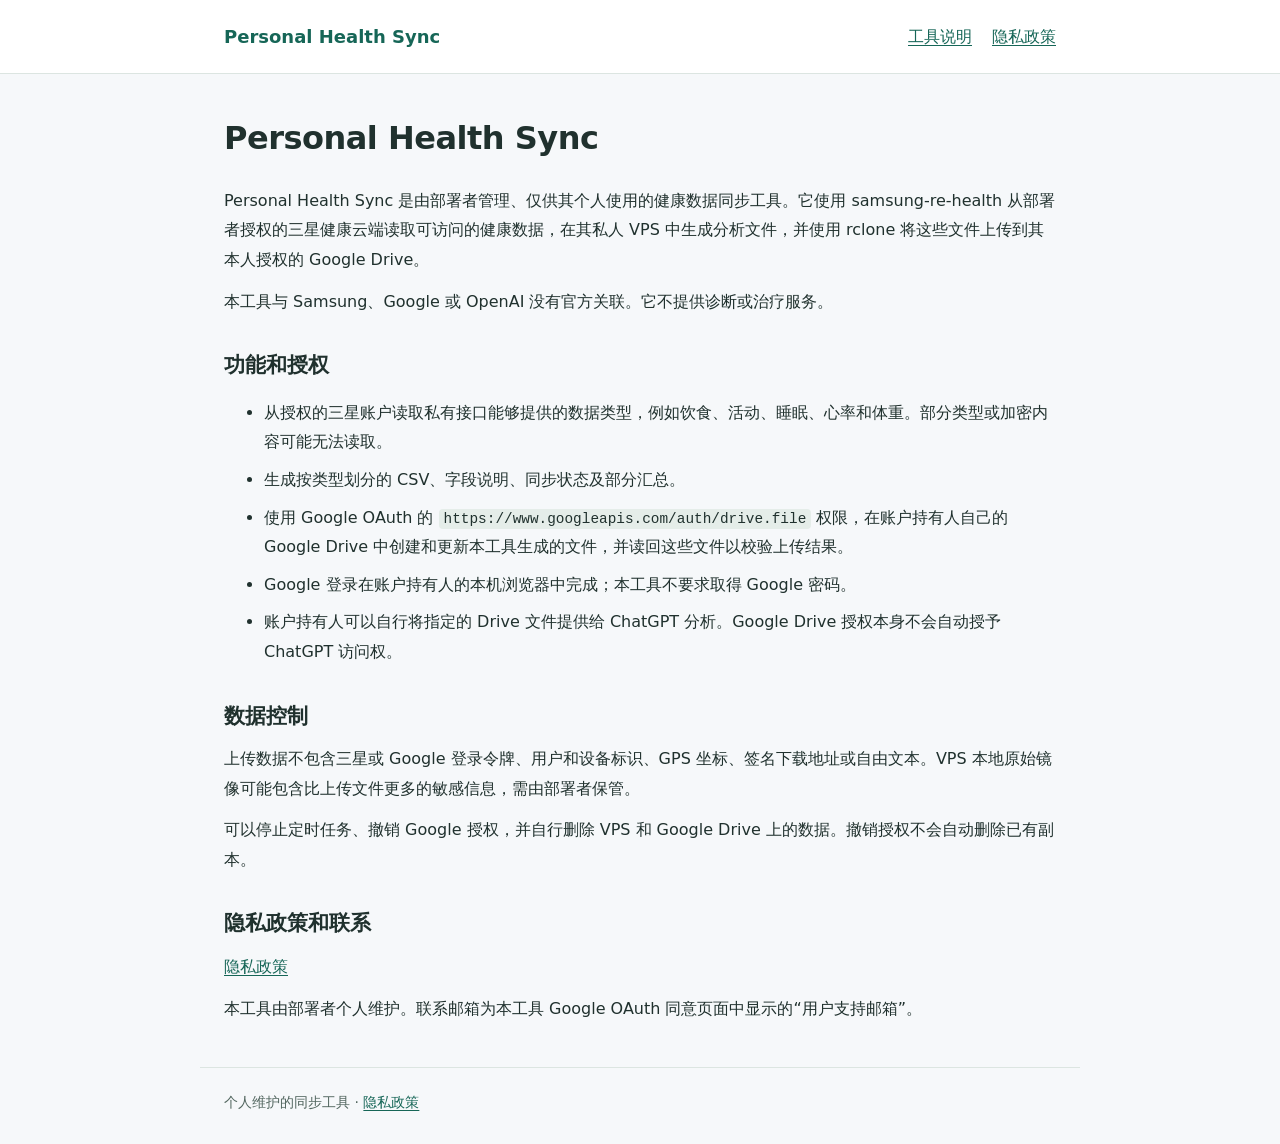
<file: index.html>
<!doctype html>
<html lang="zh-CN">
<head>
  <meta charset="utf-8">
  <meta name="viewport" content="width=device-width, initial-scale=1">
  <meta name="description" content="Personal Health Sync — 个人健康数据同步工具说明与隐私政策。">
  <title>Personal Health Sync</title>
  <link rel="stylesheet" href="./style.css">
</head>
<body>
  <header><div class="wrap"><a class="brand" href="./index.html">Personal Health Sync</a><nav aria-label="主导航"><a href="./index.html">工具说明</a><a href="./privacy.html">隐私政策</a></nav></div></header>
  <main class="wrap"><h1>Personal Health Sync</h1>
<p>Personal Health Sync 是由部署者管理、仅供其个人使用的健康数据同步工具。它使用 samsung-re-health 从部署者授权的三星健康云端读取可访问的健康数据，在其私人 VPS 中生成分析文件，并使用 rclone 将这些文件上传到其本人授权的 Google Drive。</p>
<p>本工具与 Samsung、Google 或 OpenAI 没有官方关联。它不提供诊断或治疗服务。</p>
<h2>功能和授权</h2>
<ul>
<li>从授权的三星账户读取私有接口能够提供的数据类型，例如饮食、活动、睡眠、心率和体重。部分类型或加密内容可能无法读取。</li>
<li>生成按类型划分的 CSV、字段说明、同步状态及部分汇总。</li>
<li>使用 Google OAuth 的 <code>https://www.googleapis.com/auth/drive.file</code> 权限，在账户持有人自己的 Google Drive 中创建和更新本工具生成的文件，并读回这些文件以校验上传结果。</li>
<li>Google 登录在账户持有人的本机浏览器中完成；本工具不要求取得 Google 密码。</li>
<li>账户持有人可以自行将指定的 Drive 文件提供给 ChatGPT 分析。Google Drive 授权本身不会自动授予 ChatGPT 访问权。</li>
</ul>
<h2>数据控制</h2>
<p>上传数据不包含三星或 Google 登录令牌、用户和设备标识、GPS 坐标、签名下载地址或自由文本。VPS 本地原始镜像可能包含比上传文件更多的敏感信息，需由部署者保管。</p>
<p>可以停止定时任务、撤销 Google 授权，并自行删除 VPS 和 Google Drive 上的数据。撤销授权不会自动删除已有副本。</p>
<h2>隐私政策和联系</h2>
<p><a href="./privacy.html">隐私政策</a></p>
<p>本工具由部署者个人维护。联系邮箱为本工具 Google OAuth 同意页面中显示的“用户支持邮箱”。</p></main>
  <footer class="wrap">个人维护的同步工具 · <a href="./privacy.html">隐私政策</a></footer>
</body>
</html>
</file>
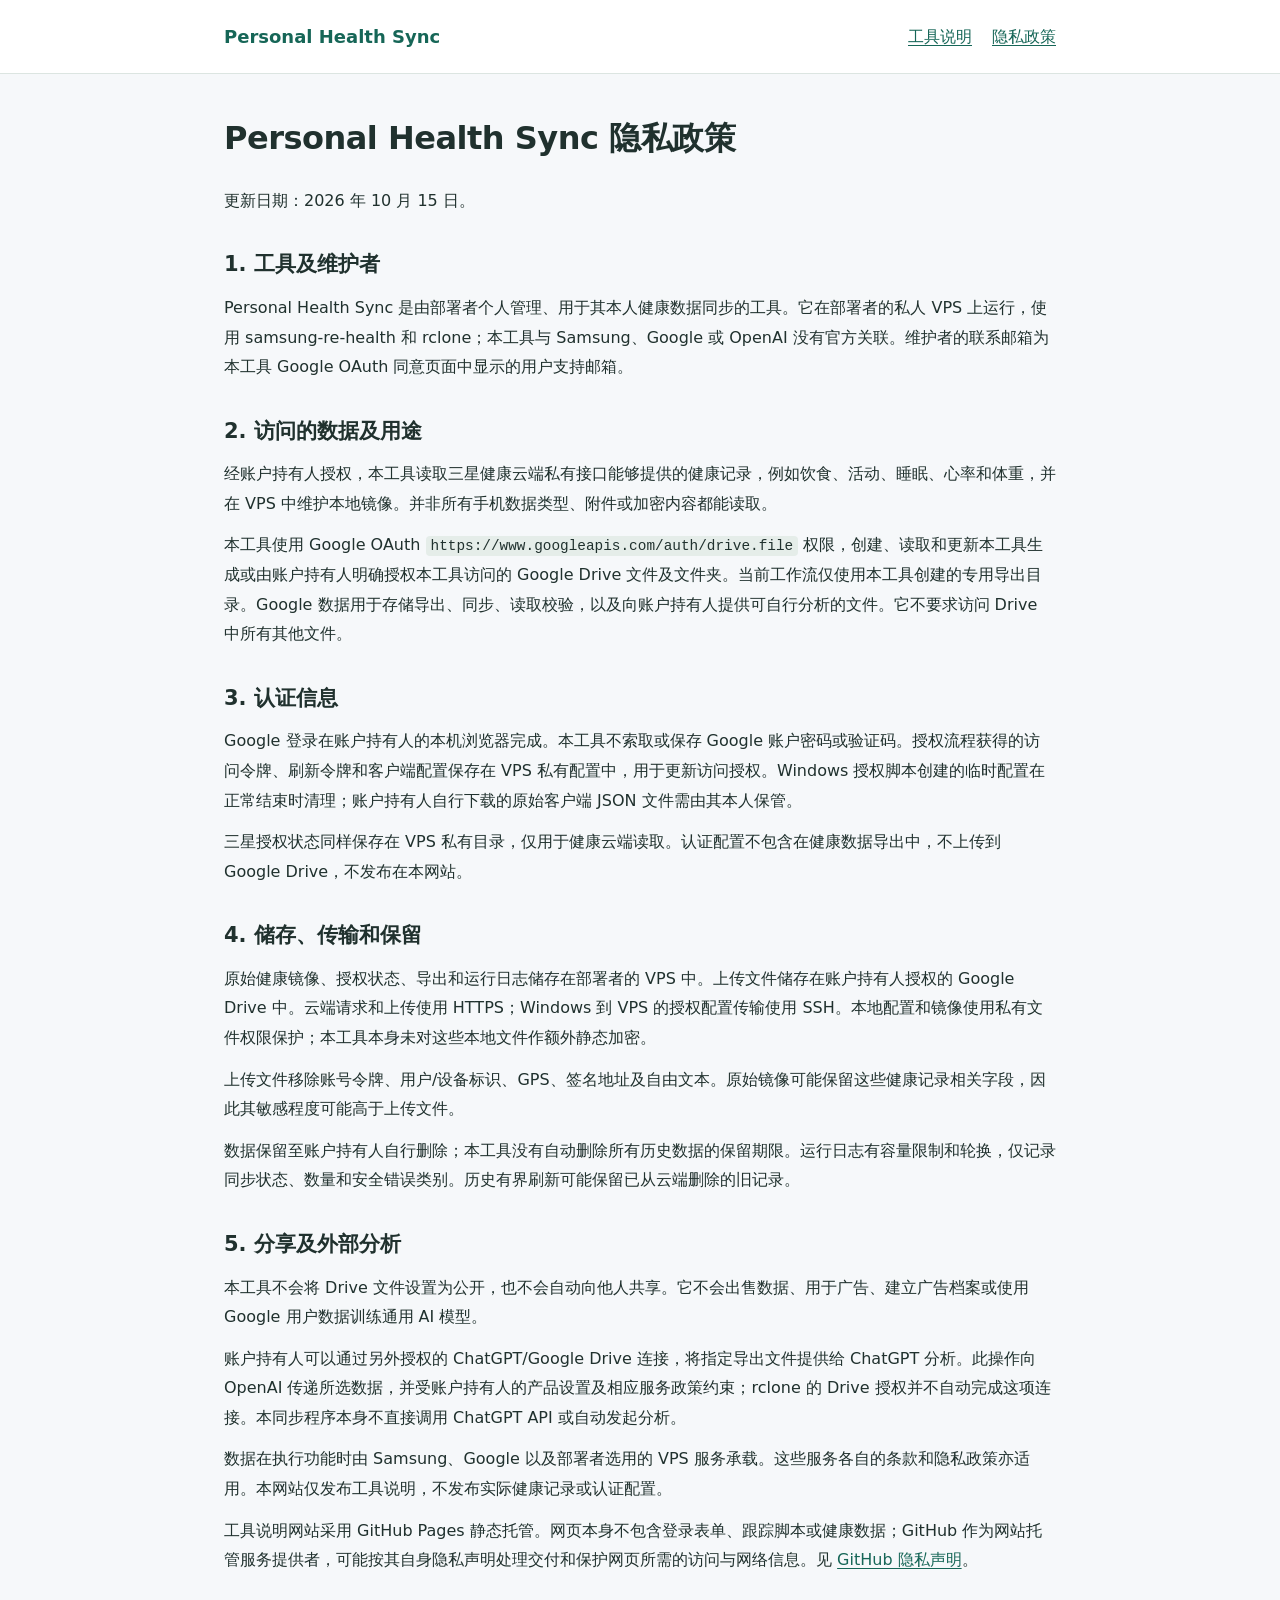
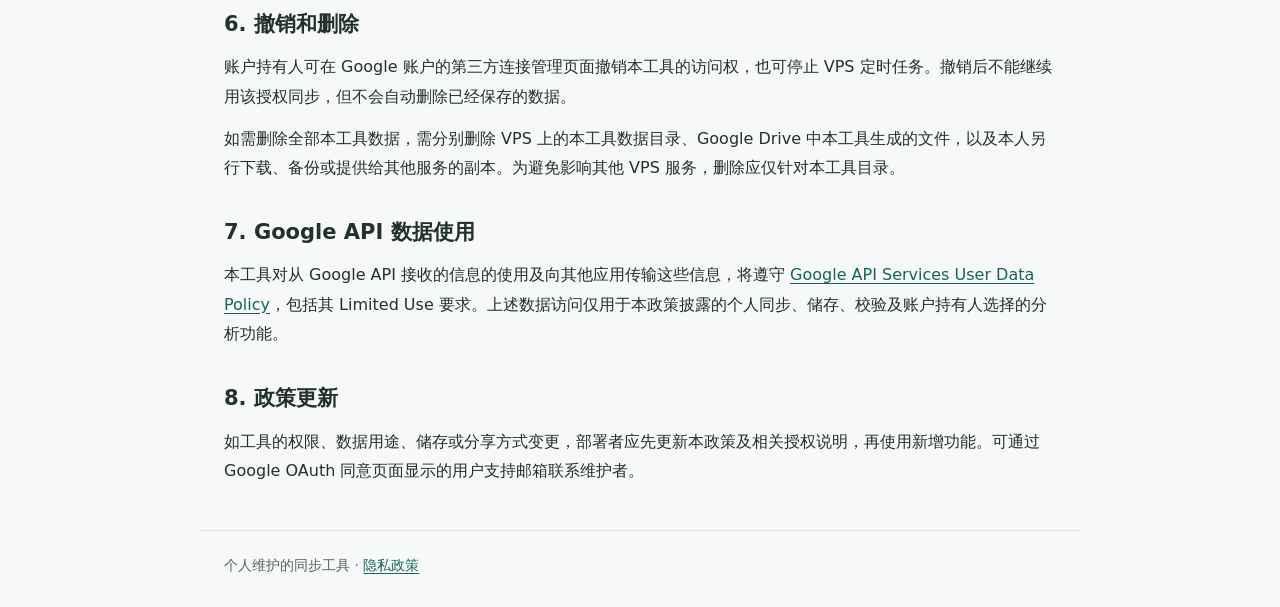
<file: privacy.html>
<!doctype html>
<html lang="zh-CN">
<head>
  <meta charset="utf-8">
  <meta name="viewport" content="width=device-width, initial-scale=1">
  <meta name="description" content="Personal Health Sync — 个人健康数据同步工具说明与隐私政策。">
  <title>隐私政策 · Personal Health Sync</title>
  <link rel="stylesheet" href="./style.css">
</head>
<body>
  <header><div class="wrap"><a class="brand" href="./index.html">Personal Health Sync</a><nav aria-label="主导航"><a href="./index.html">工具说明</a><a href="./privacy.html">隐私政策</a></nav></div></header>
  <main class="wrap"><h1>Personal Health Sync 隐私政策</h1>
<p>更新日期：2026 年 10 月 15 日。</p>
<h2>1. 工具及维护者</h2>
<p>Personal Health Sync 是由部署者个人管理、用于其本人健康数据同步的工具。它在部署者的私人 VPS 上运行，使用 samsung-re-health 和 rclone；本工具与 Samsung、Google 或 OpenAI 没有官方关联。维护者的联系邮箱为本工具 Google OAuth 同意页面中显示的用户支持邮箱。</p>
<h2>2. 访问的数据及用途</h2>
<p>经账户持有人授权，本工具读取三星健康云端私有接口能够提供的健康记录，例如饮食、活动、睡眠、心率和体重，并在 VPS 中维护本地镜像。并非所有手机数据类型、附件或加密内容都能读取。</p>
<p>本工具使用 Google OAuth <code>https://www.googleapis.com/auth/drive.file</code> 权限，创建、读取和更新本工具生成或由账户持有人明确授权本工具访问的 Google Drive 文件及文件夹。当前工作流仅使用本工具创建的专用导出目录。Google 数据用于存储导出、同步、读取校验，以及向账户持有人提供可自行分析的文件。它不要求访问 Drive 中所有其他文件。</p>
<h2>3. 认证信息</h2>
<p>Google 登录在账户持有人的本机浏览器完成。本工具不索取或保存 Google 账户密码或验证码。授权流程获得的访问令牌、刷新令牌和客户端配置保存在 VPS 私有配置中，用于更新访问授权。Windows 授权脚本创建的临时配置在正常结束时清理；账户持有人自行下载的原始客户端 JSON 文件需由其本人保管。</p>
<p>三星授权状态同样保存在 VPS 私有目录，仅用于健康云端读取。认证配置不包含在健康数据导出中，不上传到 Google Drive，不发布在本网站。</p>
<h2>4. 储存、传输和保留</h2>
<p>原始健康镜像、授权状态、导出和运行日志储存在部署者的 VPS 中。上传文件储存在账户持有人授权的 Google Drive 中。云端请求和上传使用 HTTPS；Windows 到 VPS 的授权配置传输使用 SSH。本地配置和镜像使用私有文件权限保护；本工具本身未对这些本地文件作额外静态加密。</p>
<p>上传文件移除账号令牌、用户/设备标识、GPS、签名地址及自由文本。原始镜像可能保留这些健康记录相关字段，因此其敏感程度可能高于上传文件。</p>
<p>数据保留至账户持有人自行删除；本工具没有自动删除所有历史数据的保留期限。运行日志有容量限制和轮换，仅记录同步状态、数量和安全错误类别。历史有界刷新可能保留已从云端删除的旧记录。</p>
<h2>5. 分享及外部分析</h2>
<p>本工具不会将 Drive 文件设置为公开，也不会自动向他人共享。它不会出售数据、用于广告、建立广告档案或使用 Google 用户数据训练通用 AI 模型。</p>
<p>账户持有人可以通过另外授权的 ChatGPT/Google Drive 连接，将指定导出文件提供给 ChatGPT 分析。此操作向 OpenAI 传递所选数据，并受账户持有人的产品设置及相应服务政策约束；rclone 的 Drive 授权并不自动完成这项连接。本同步程序本身不直接调用 ChatGPT API 或自动发起分析。</p>
<p>数据在执行功能时由 Samsung、Google 以及部署者选用的 VPS 服务承载。这些服务各自的条款和隐私政策亦适用。本网站仅发布工具说明，不发布实际健康记录或认证配置。</p>
<p>工具说明网站采用 GitHub Pages 静态托管。网页本身不包含登录表单、跟踪脚本或健康数据；GitHub 作为网站托管服务提供者，可能按其自身隐私声明处理交付和保护网页所需的访问与网络信息。见 <a href="https://docs.github.com/en/site-policy/privacy-policies/github-general-privacy-statement">GitHub 隐私声明</a>。</p>
<h2>6. 撤销和删除</h2>
<p>账户持有人可在 Google 账户的第三方连接管理页面撤销本工具的访问权，也可停止 VPS 定时任务。撤销后不能继续用该授权同步，但不会自动删除已经保存的数据。</p>
<p>如需删除全部本工具数据，需分别删除 VPS 上的本工具数据目录、Google Drive 中本工具生成的文件，以及本人另行下载、备份或提供给其他服务的副本。为避免影响其他 VPS 服务，删除应仅针对本工具目录。</p>
<h2>7. Google API 数据使用</h2>
<p>本工具对从 Google API 接收的信息的使用及向其他应用传输这些信息，将遵守 <a href="https://developers.google.com/terms/api-services-user-data-policy">Google API Services User Data Policy</a>，包括其 Limited Use 要求。上述数据访问仅用于本政策披露的个人同步、储存、校验及账户持有人选择的分析功能。</p>
<h2>8. 政策更新</h2>
<p>如工具的权限、数据用途、储存或分享方式变更，部署者应先更新本政策及相关授权说明，再使用新增功能。可通过 Google OAuth 同意页面显示的用户支持邮箱联系维护者。</p></main>
  <footer class="wrap">个人维护的同步工具 · <a href="./privacy.html">隐私政策</a></footer>
</body>
</html>
</file>
<file: style.css>
*{box-sizing:border-box}body{margin:0;background:#f6f8fa;color:#20312e;font:16px/1.85 system-ui,-apple-system,"Segoe UI","Microsoft YaHei",sans-serif}.wrap{max-width:880px;margin:auto;padding:0 24px}header{background:#fff;border-bottom:1px solid #dce5e1}header .wrap{display:flex;align-items:center;justify-content:space-between;gap:20px;padding-top:20px;padding-bottom:20px}.brand{font-size:18px;font-weight:700;text-decoration:none}nav{display:flex;gap:20px}a{color:#166657;text-underline-offset:3px}a:hover{color:#0c4036}a:focus-visible{outline:3px solid #83b8aa;outline-offset:4px}main{padding-top:32px!important;padding-bottom:32px!important}h1{font-size:32px;line-height:1.3;letter-spacing:-.5px;margin:12px 0 26px}h2{font-size:21px;line-height:1.5;margin:34px 0 12px}p{margin:12px 0}li{margin:8px 0}code{font-size:.9em;overflow-wrap:anywhere;background:#e5ede9;padding:2px 5px;border-radius:4px}footer{border-top:1px solid #dce5e1;font-size:14px;padding-top:22px!important;padding-bottom:28px!important;color:#52665f}@media(max-width:560px){header .wrap{align-items:flex-start;flex-direction:column;gap:8px}h1{font-size:27px}.wrap{padding-left:18px;padding-right:18px}}
</file>
